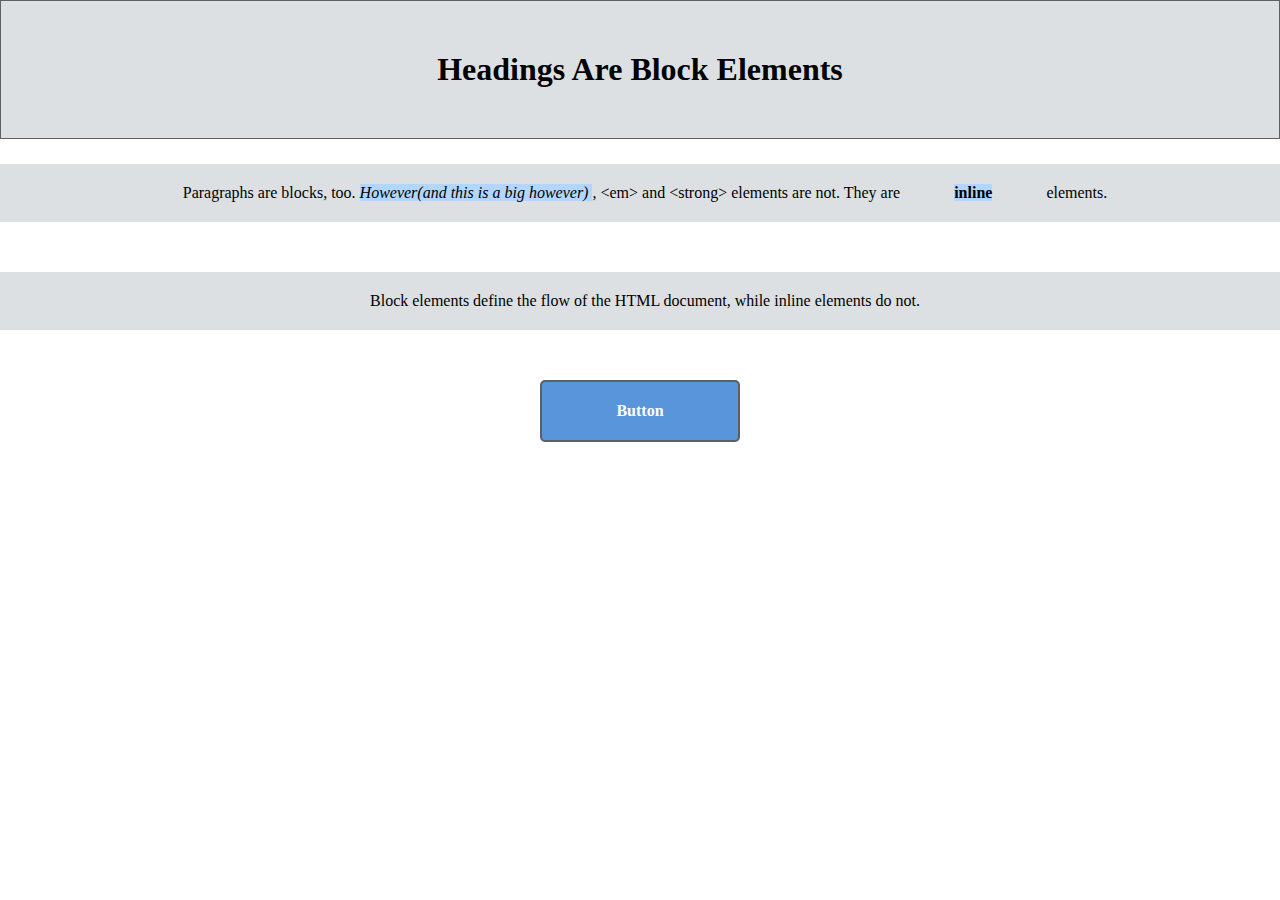
<file: boxes.html>
<!DOCTYPE html>
<html lang='en'>
  <head>
    <meta charset='UTF-8'/>
    <title>Boxes Are Easy!</title>
    <link rel='stylesheet' href='box-styles.css'/>
  </head>
  <body>
    <h1>Headings Are Block Elements</h1>

    <p>Paragraphs are blocks, too. <em>However(and this is a big however) </em>, &lt;em&gt; and &lt;strong&gt;
elements are not. They are <strong>inline</strong> elements.</p>



<p>Block elements define the flow of the HTML document, while inline elements
do not.</p>

<div>Button</div>

  </body>
</html>
</file>
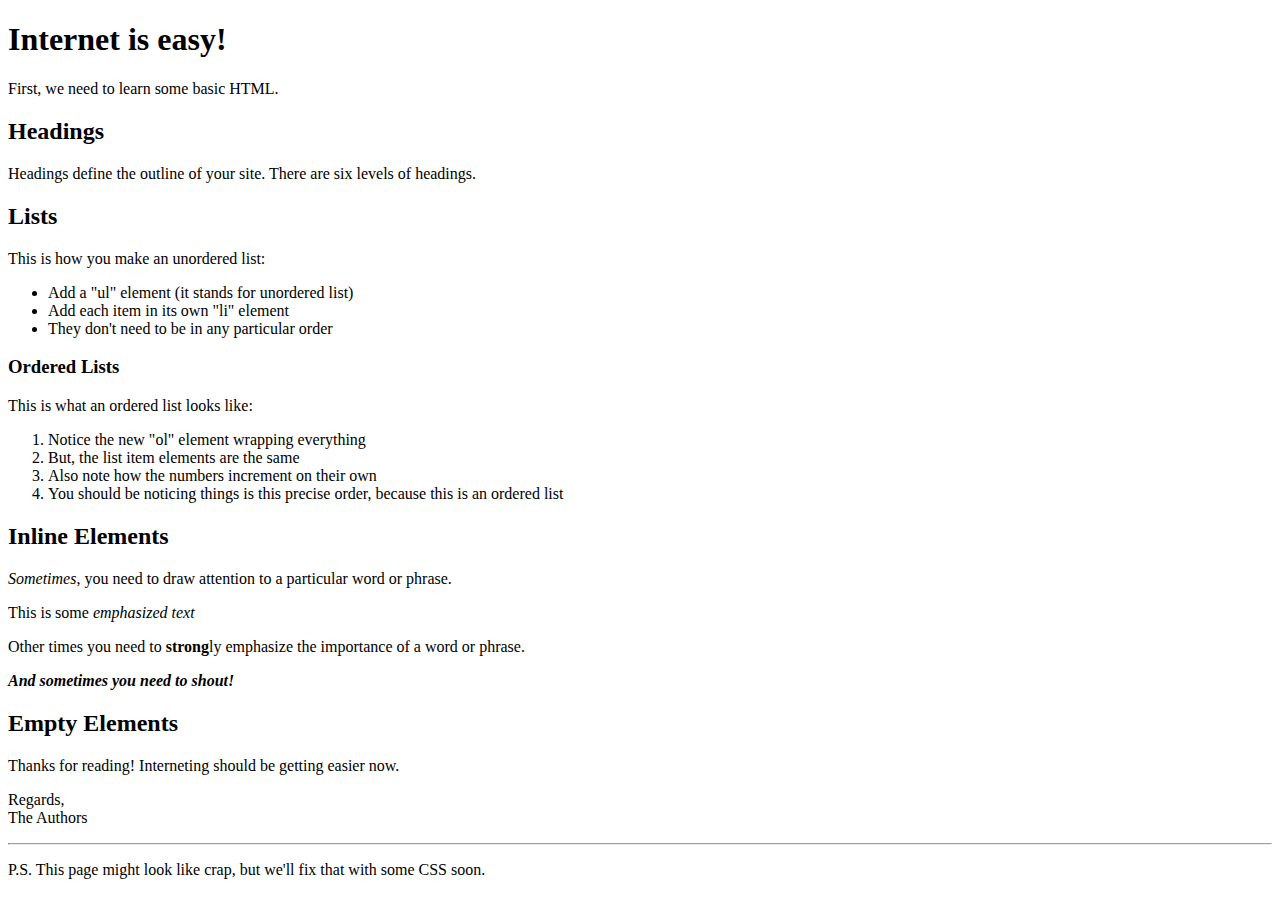
<file: tutorials.html>
<!DOCTYPE html>
<html>
  
  <head>
    <title> Internet is easy </title>
  </head>

  <body>
    <h1> Internet is easy! </h1>
    <p>First, we need to learn some basic HTML.</p>

    <h2> Headings </h2>
      <p> Headings define the outline of your site. There are six levels of
    headings. </p>

    <h2> Lists </h2>
      <p>This is how you make an unordered list:</p>

        <ul>
          <li>Add a "ul" element (it stands for unordered list)</li>
          <li>Add each item in its own "li" element</li>
          <li>They don't need to be in any particular order</li>
        </ul>

   <h3> Ordered Lists </h3> 
<p>This is what an ordered list looks like:</p>

<ol>
  <li>Notice the new "ol" element wrapping everything</li>
  <li>But, the list item elements are the same</li>
  <li>Also note how the numbers increment on their own</li>
  <li>You should be noticing things is this precise order, because this is
      an ordered list</li>
</ol>
  
  <h2>Inline Elements</h2>

<p><em>Sometimes</em>, you need to draw attention to a particular word or
phrase.</p>
    <p>This is some <em>emphasized text</p></em>

    <p>Other times you need to <strong>strong</strong>ly emphasize the importance
of a word or phrase.</p>

    <p><em><strong>And sometimes you need to shout!</strong></em></p>


<h2>Empty Elements</h2>

<p>Thanks for reading! Interneting should be getting easier now.</p>

<p>Regards, </br>
The Authors</p>

  <hr/> 
    <p>P.S. This page might look like crap, but we'll fix that with some CSS
soon.</p>

    
    
  </body>
  
</html>
</file>
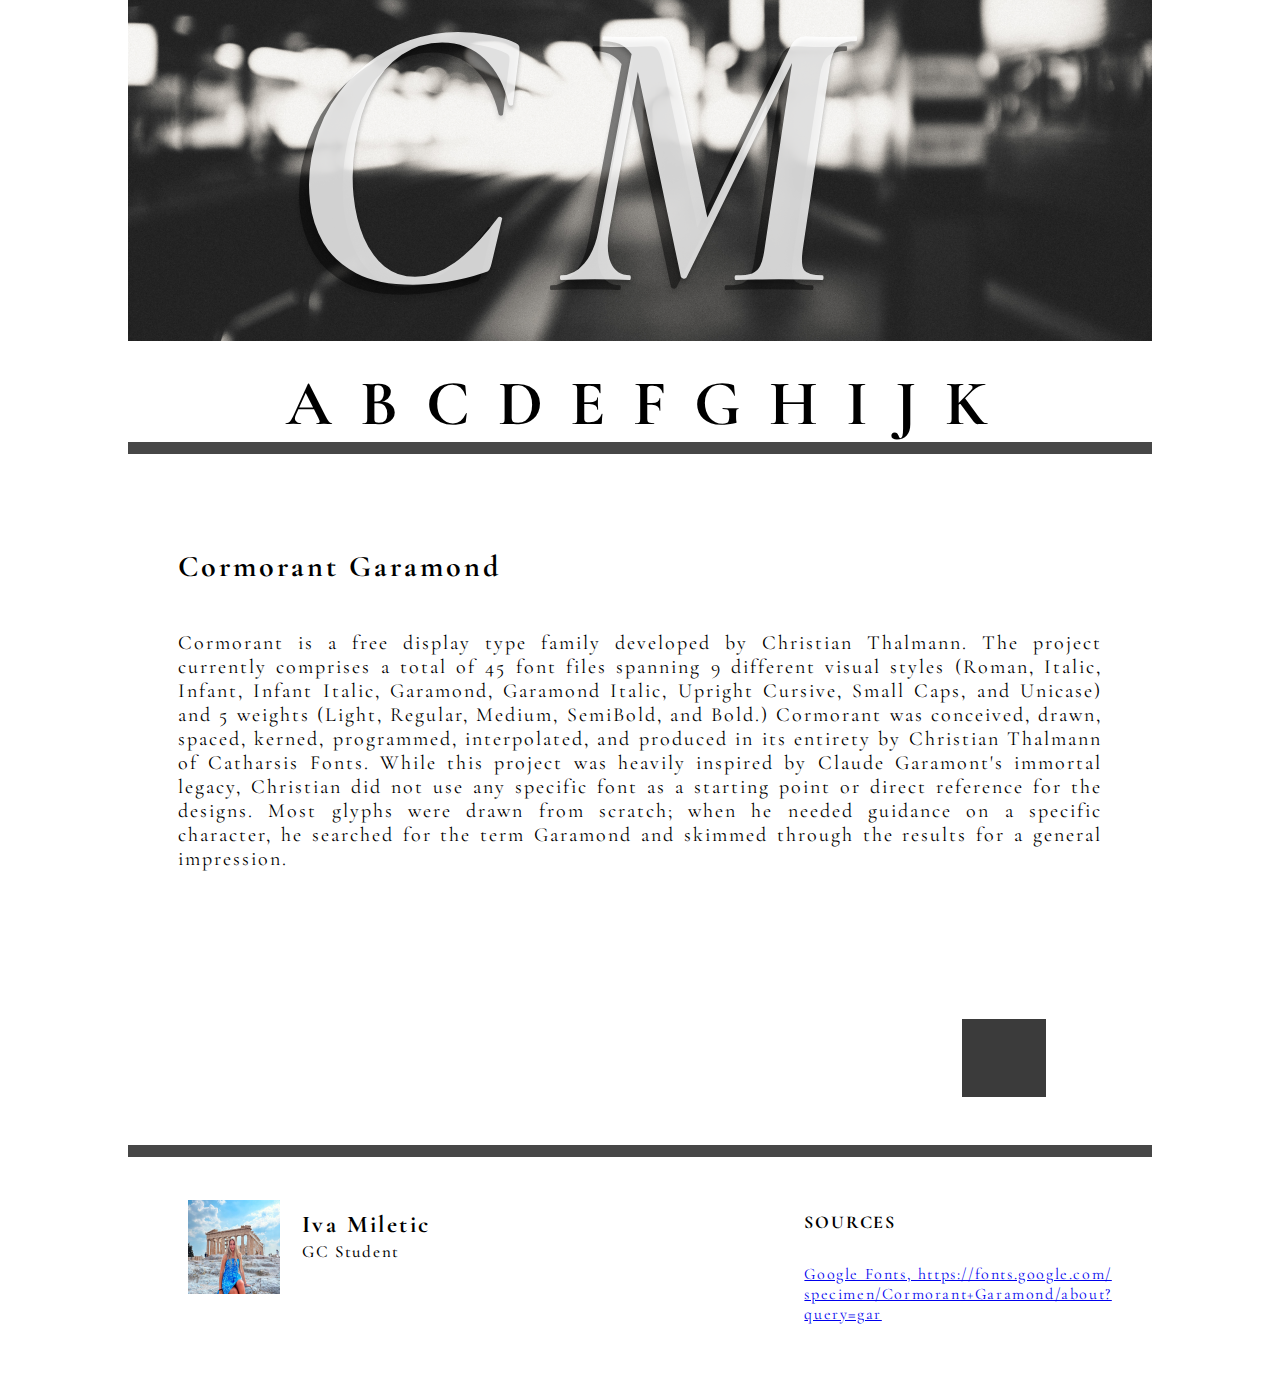
<file: project1/projectLetterfrom.html>
<html>

<head>
    <meta charset="UTF-8">
    <link rel="stylesheet" href="CSSLetterform.css">
    <link rel="preconnect" href="https://fonts.googleapis.com">
    <link rel="preconnect" href="https://fonts.gstatic.com" crossorigin>
    <link href="https://fonts.googleapis.com/css2?family=Cormorant+Garamond:wght@400;500;700&display=swap"
        rel="stylesheet">
    <title>Cormorant Garamond</title>

</head>

<body>
    <div class="container">
        <header>
            <div class="image-container">
                <img id="image" src="blurredcity1.png">
                <div id="ontop" class="overlapping-text"> CM </div>
                <div id="behind" class="overlapping-text"> CM </div>
            </div>

        </header>
        
        <h3 id="letters">A B C D E F G H I J K</h3>
            
        <div class="rectangle-line"></div>
        <main>
            
           
            <h3 id="title">Cormorant Garamond</h3>
            <p id="text">Cormorant is a free display type family developed by Christian Thalmann. The project currently
                comprises a total of 45 font files spanning 9 different visual styles (Roman, Italic, Infant, Infant
                Italic, Garamond, Garamond Italic, Upright Cursive, Small Caps, and Unicase) and 5 weights (Light,
                Regular, Medium, SemiBold, and Bold.) Cormorant was conceived, drawn, spaced, kerned, programmed,
                interpolated, and produced in its entirety by Christian Thalmann of Catharsis Fonts. While this project
                was heavily inspired by Claude Garamont's immortal legacy, Christian did not use any specific font as a
                starting point or direct reference for the designs. Most glyphs were drawn from scratch; when he needed
                guidance on a specific character, he searched for the term Garamond and skimmed through the results for
                a general impression.</p>
            <div id="button">

            </div>
        </main>
        <div class="rectangle-line">
            

        </div>
        <footer>
            <div class="footer-left">
                <img id="myimage" src="myimage.png">
                <h4> Iva Miletic </h4>
                <p id="student"> GC Student </p>
            </div>
            <div class="footer-right">
                <p id="sources"> SOURCES </p>
                <p id="link">
                
                    <a href="https://fonts.google.com/specimen/Cormorant+Garamond/about?query=gar"> Google Fonts,
                        https://fonts.google.com/<br>specimen/Cormorant+Garamond/about?<br>query=gar</a>
                </p>
            </div>
        </footer>
    </div>
</body>

</html>
</file>
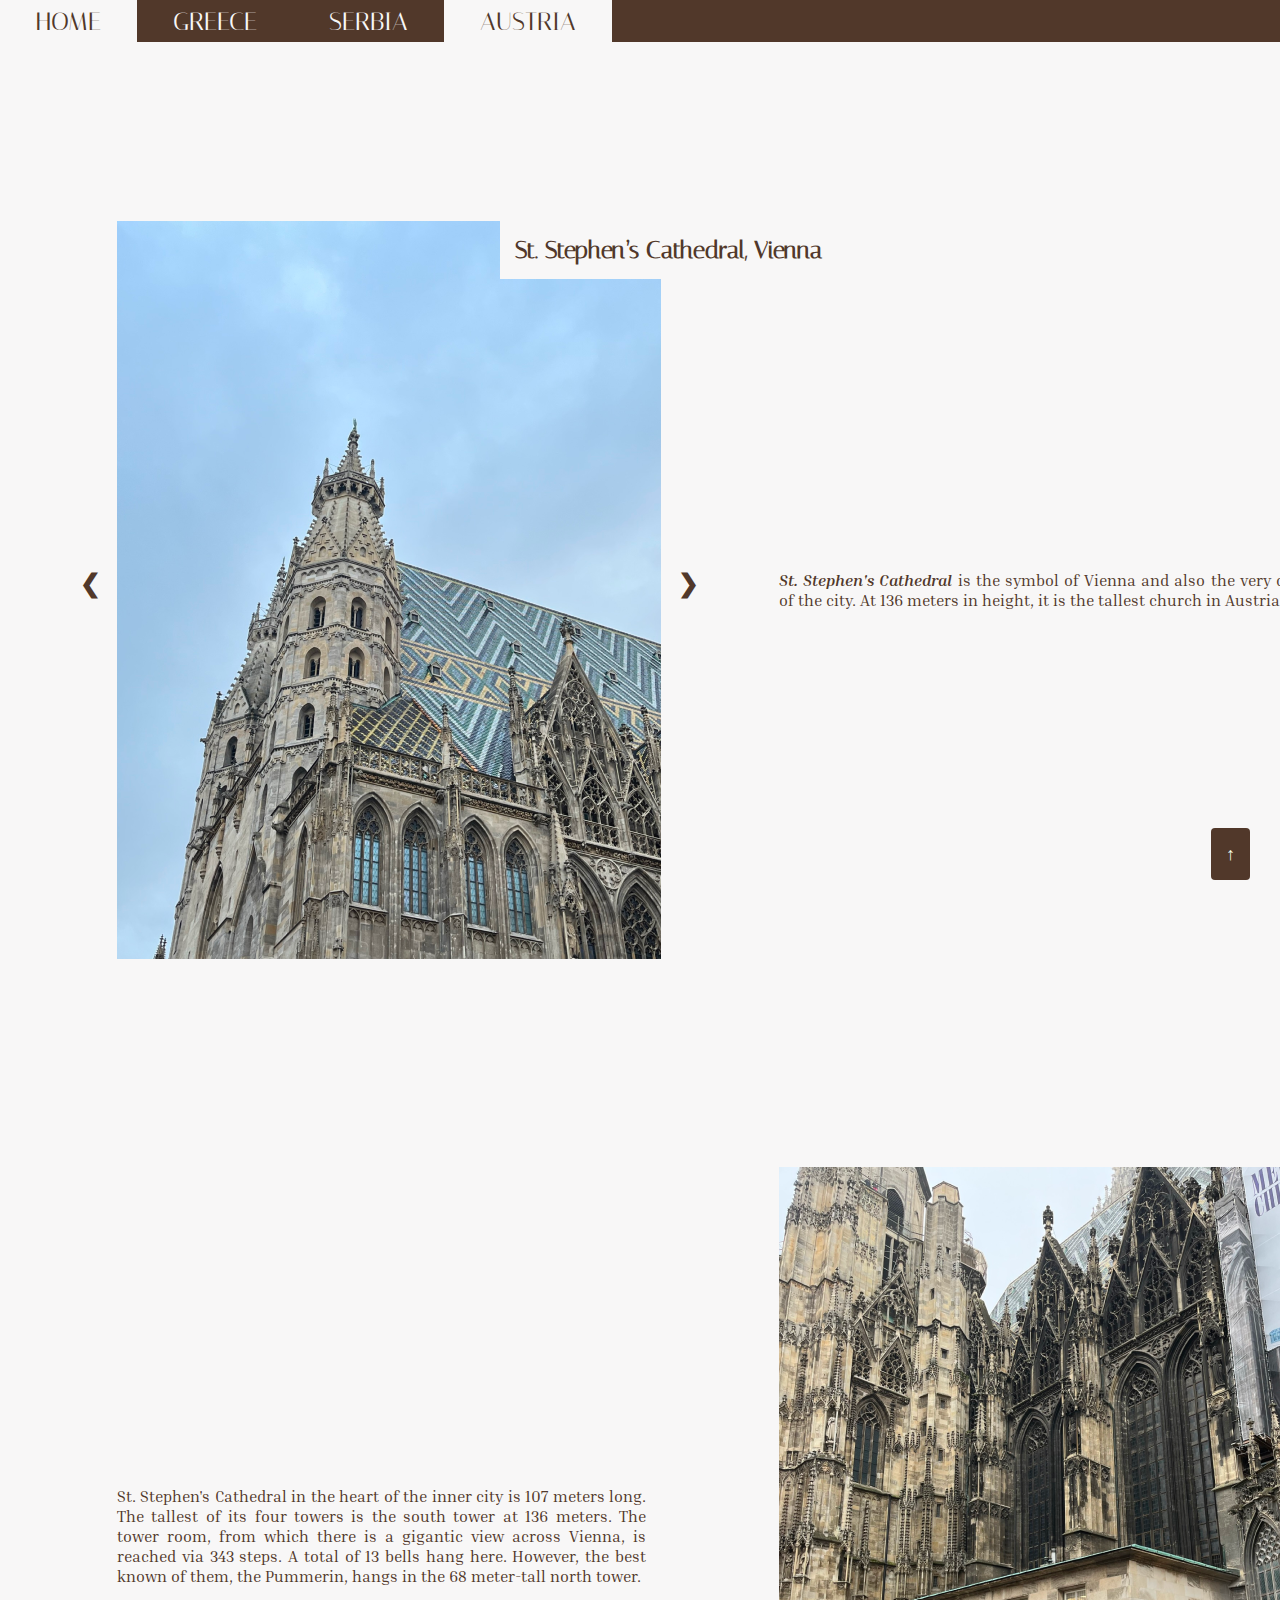
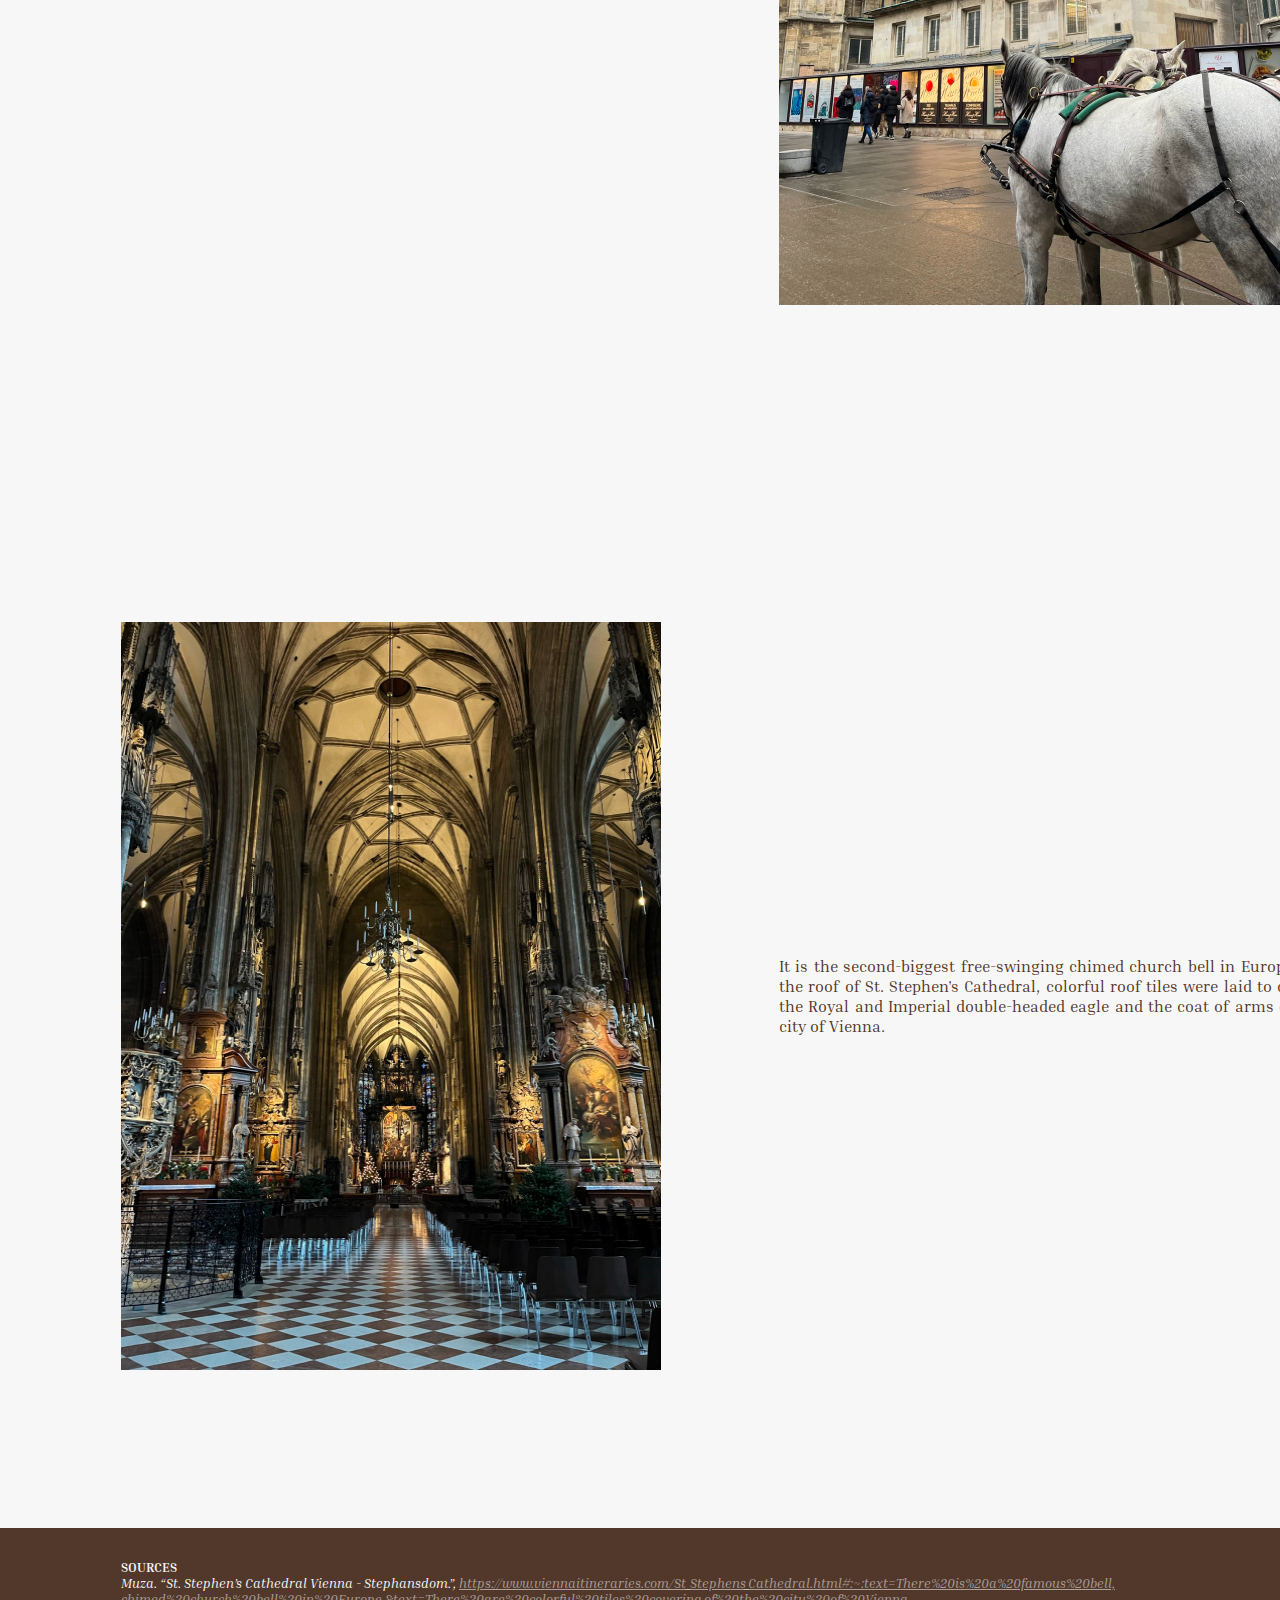
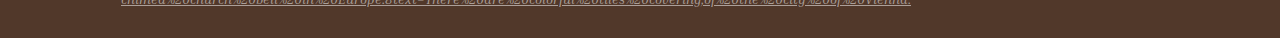
<file: project2/austria.html>
<html>
    <head> 
        <meta charset="UTF-8">
        <meta name="viewport" content="width=device-width, initial-scale=1.0">
        <!-- Italiana and Inria Serif Fonts -->
        <link rel="preconnect" href="https://fonts.googleapis.com">
        <link rel="preconnect" href="https://fonts.gstatic.com" crossorigin>
        <link href="https://fonts.googleapis.com/css2?family=Inria+Serif:ital,wght@0,400;1,700&family=Italiana&display=swap" rel="stylesheet">
        <!--countries.css style sheet -->
        <link rel="stylesheet" href="countries.css">

    </head>

    <body id="austria">
        <header> 
            <!-- Navigation bar -->
        <div class="navbar">
            <a href="index.html">HOME</a>
            <a href="greece.html">GREECE</a>
            <a href="serbia.html">SERBIA</a>
            <a href="austria.html" class="open">AUSTRIA</a>
        </div>
        </header>
        
        <!-- Section One-->
        <section id="first-section" class="overlay-section">
            <div class="flex"> 
                
                <div class="image">
                    <div class="slideshow-container">
                        <!-- slide one -->
                        <div class="mySlides1">
                            <img id="One" src="Photos/austria/austria1.png">
                        </div>
                        <!-- slide two -->
                        <div class="mySlides1">
                            <video autoplay muted loop id="videoslide">
                                <source src="Photos/austria/austria2.mp4" type="video/mp4">
                            </video>
                        </div>
                        <!-- slide three -->
                        <div class="mySlides1">
                            <img id="One" src="Photos/austria/austria3.jpeg">
                        </div>
    
    
                        <a class="prev" onclick="plusSlides(-1, 0)">&#10094;</a>
                        <a class="next" onclick="plusSlides(1, 0)">&#10095;</a>
                    </div>
                </div>

                <div class="column">
                    <h2 id="cathedralAustria" class="overlay"><b>St. Stephen’s Cathedral, Vienna</b></h2>
                    <p class="text"> <span class="highlight">St. Stephen's Cathedral </span> is the symbol of Vienna and also the very center of the city. At 136 meters in height, it is the tallest church in Austria. </p>
                </div>
            </div>
        </section>
        <!-- Section Two -->
        <section id="second-section">
            <div class="flex"> 
           
                <p class="text">St. Stephen's Cathedral in the heart of the inner city is 107 meters long. The tallest of its four towers is the south tower at 136 meters. The tower room, from which there is a gigantic view across Vienna, is reached via 343 steps. A total of 13 bells hang here. However, the best known of them, the Pummerin, hangs in the 68 meter-tall north tower. </p>
               
                <div class="image">
                    <img id="Two" src="Photos/austria/austria4.png">
                </div>
            </div>
        </section>
        <!-- Section Three -->
        <section id="third-section">
            <div class="flex">
            
                <div class="image">
                    <img id="Three" src="Photos/austria/austria5.png">
                </div>
           
                <p class="text">It is the second-biggest free-swinging chimed church bell in Europe. On the roof of St. Stephen's Cathedral, colorful roof tiles were laid to create the Royal and Imperial double-headed eagle and the coat of arms of the city of Vienna.</p>
            </div> 
        </section>
<!-- Footer -->
<footer id="austria-footer">
    <p class="sources"><b>SOURCES</b><br>
    <i>Muza. “St. Stephen’s Cathedral Vienna - Stephansdom.”, <a id="austria-src" href="https://www.viennaitineraries.com/St_Stephens_Cathedral.html#:~:text=There%20is%20a%20famous%20bell,chimed%20church%20bell%20in%20Europe.&text=There%20are%20colorful%20tiles%20covering,of%20the%20city%20of%20Vienna.">https://www.viennaitineraries.com/St_Stephens_Cathedral.html#:~:text=There%20is%20a%20famous%20bell,<br>chimed%20church%20bell%20in%20Europe.&text=There%20are%20colorful%20tiles%20covering,of%20the%20city%20of%20Vienna.</a></i>
    </p>
</footer>

<button onclick="topFunction()" id="myBtn" title="Go to top">&uarr;</button>


    
    <script>
        // JS slide show
        let slideIndex = [1,1];
        let slideId = ["mySlides1"]
            showSlides(1, 0);
            showSlides(1, 1);

        function plusSlides(n, no) {
            showSlides(slideIndex[no] += n, no);
        }

        function showSlides(n, no) {
            let i;
            let x = document.getElementsByClassName(slideId[no]);
                if (n > x.length) {slideIndex[no] = 1}    
                    if (n < 1) {slideIndex[no] = x.length}
                        for (i = 0; i < x.length; i++) {
                        x[i].style.display = "none";  
                    }
                    
                x[slideIndex[no]-1].style.display = "block";  

                }

        // JS for go to top button
        let mybutton = document.getElementById("myBtn");

        // When the user clicks on the button, scroll to the top of the document
        function topFunction() {
            document.body.scrollTop = 0;
            document.documentElement.scrollTop = 0;
        }

    </script>


</body>

</html>
</file>
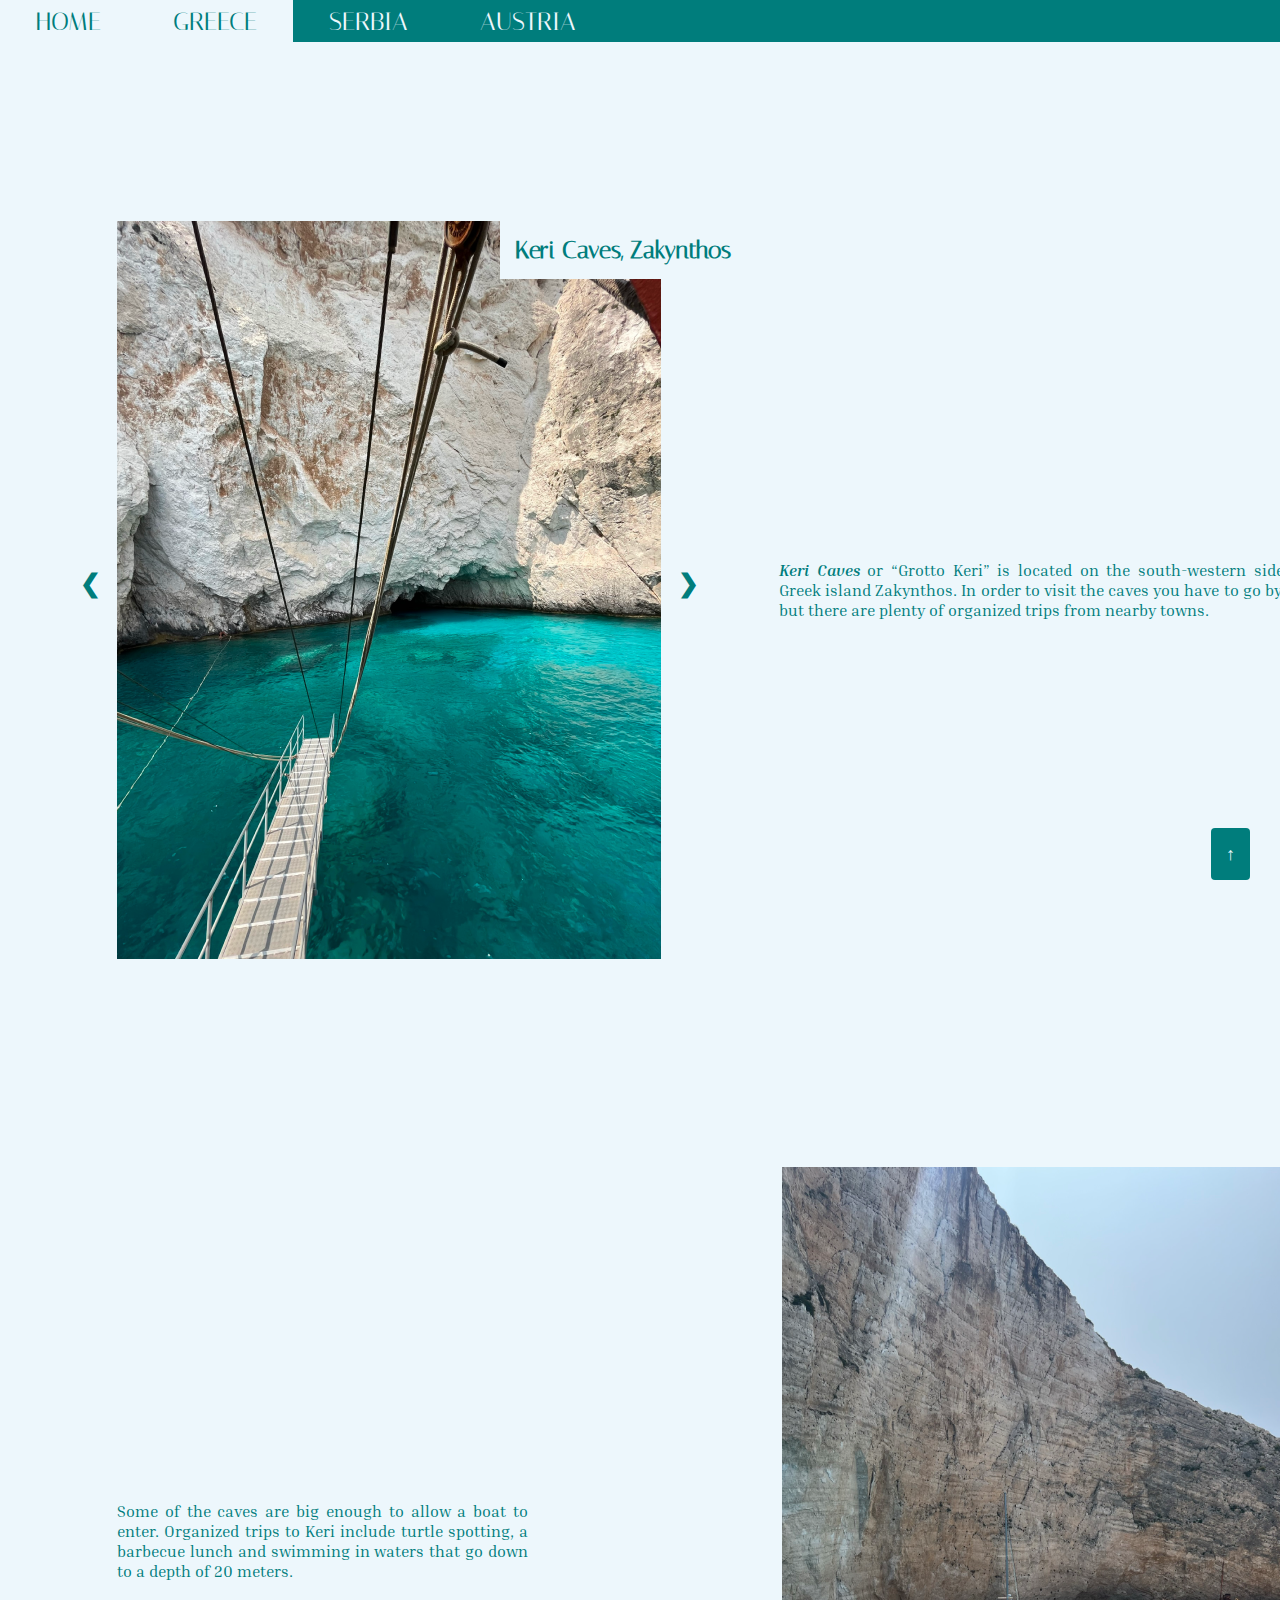
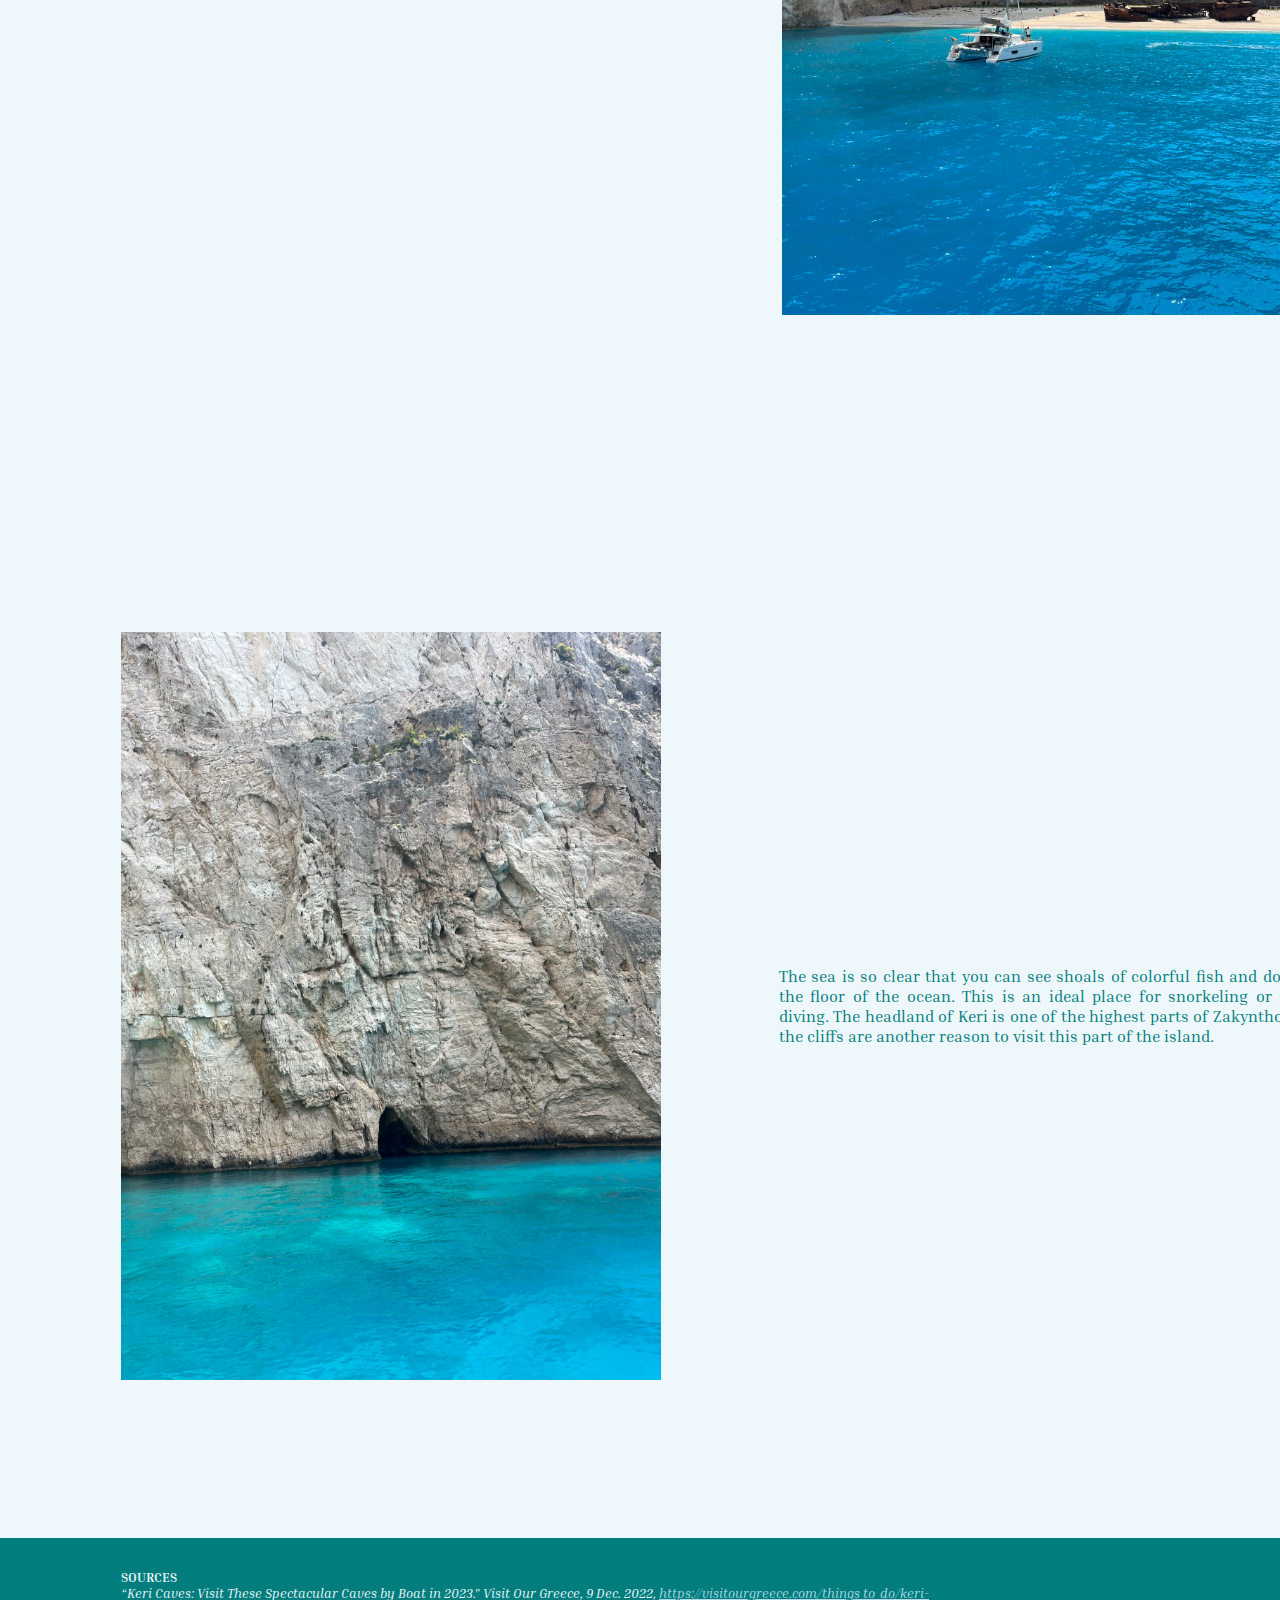
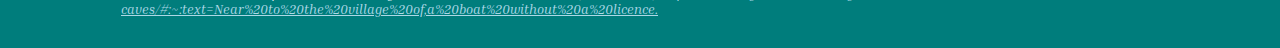
<file: project2/greece.html>
<html>
    <head> 
        <meta charset="UTF-8">
        <meta name="viewport" content="width=device-width, initial-scale=1.0">
        <!-- Italiana and Inria Serif Fonts -->
        <link rel="preconnect" href="https://fonts.googleapis.com">
        <link rel="preconnect" href="https://fonts.gstatic.com" crossorigin>
        <link href="https://fonts.googleapis.com/css2?family=Inria+Serif:ital,wght@0,400;1,700&family=Italiana&display=swap" rel="stylesheet">
        <!--countries.css style sheet -->
        <link rel="stylesheet" href="countries.css">

    </head>

    <body id="greece">
        <header> 
        <!-- Navigation bar -->
        <div class="navbar">
            <a href="index.html">HOME</a>
            <a href="greece.html" class="open">GREECE</a>
            <a href="serbia.html">SERBIA</a>
            <a href="austria.html">AUSTRIA</a>
        </div>
        </header>
        
        <!-- Section One-->
        <section id="first-section" class="overlay-section">
            <div class="flex"> 
                    
                <div class="image">
                    <div class="slideshow-container">
                        <!-- slide one -->
                        <div class="mySlides1">
                            <img id="One" src="Photos/greece/greece1.png">
                        </div>
                        <!-- slide two -->
                        <div class="mySlides1">
                            <video autoplay muted loop id="videoslide">
                                <source src="Photos/greece/greece2.mp4" type="video/mp4">
                            </video>
                        </div>
                        <!-- slide three -->
                        <div class="mySlides1">
                            <img id="One" src="Photos/greece/greece3.jpeg">
                        </div>


                        <a class="prev" onclick="plusSlides(-1, 0)">&#10094;</a>
                        <a class="next" onclick="plusSlides(1, 0)">&#10095;</a>
                    </div>
                </div>

                <div class="column">
                    <!-- overlay -->
                    <h2 id="cavesGreece" class="overlay"><b>Keri Caves, Zakynthos</b></h2>  
                    <p class="text"> <span class="highlight">Keri Caves</span> or “Grotto Keri” is located on the south-western side of a Greek island Zakynthos. In order to visit the caves you have to go by boat, but there are plenty of organized trips from nearby towns.</p>
                </div>
            </div>
        </section>

        <!-- Section Two -->
        <section id="second-section">
            <div class="flex"> 
               
                <p class="text"> Some of the caves are big enough to allow a boat to enter. Organized trips to Keri include turtle spotting, a barbecue lunch and swimming in waters that go down to a depth of 20 meters. </p>

                <div class="image">
                    <img id="Three" src="Photos/greece/greece4.jpeg">
                </div>
                
            </div>
         </section>
         <!-- Section Three -->
        <section id="third-section">
            <div class="flex">
                <div class="image">
                    <img id="Three" src="Photos/greece/greece5.JPEG">
                </div>
                
                <p class="text"> The sea is so clear that you can see shoals of colorful fish and down to the floor of the ocean. This is an ideal place for snorkeling or scuba diving. The headland of Keri is one of the highest parts of Zakynthos and the cliffs are another reason to visit this part of the island. </p>
                
            </div>     
        </section>
    <!-- Footer -->
    <footer id="greece-footer">

        <p class="sources"><b>SOURCES</b><br>
        <i>“Keri Caves: Visit These Spectacular Caves by Boat in 2023.” Visit Our Greece, 9 Dec. 2022, <a id="greece-src" href="https://visitourgreece.com/things_to_do/keri-caves/#:~:text=Near%20to%20the%20village%20of,a%20boat%20without%20a%20licence.">https://visitourgreece.com/things_to_do/keri-caves/#:~:text=Near%20to%20the%20village%20of,a%20boat%20without%20a%20licence.</a></i>
        </p>
    </footer>

    <button onclick="topFunction()" id="myBtn" title="Go to top">&uarr;</button>


    
    <script>
        // JS slide show
        let slideIndex = [1,1];
        let slideId = ["mySlides1"]
            showSlides(1, 0);
            showSlides(1, 1);

        function plusSlides(n, no) {
            showSlides(slideIndex[no] += n, no);
        }

        function showSlides(n, no) {
            let i;
            let x = document.getElementsByClassName(slideId[no]);
                if (n > x.length) {slideIndex[no] = 1}    
                    if (n < 1) {slideIndex[no] = x.length}
                        for (i = 0; i < x.length; i++) {
                        x[i].style.display = "none";  
                    }

                x[slideIndex[no]-1].style.display = "block";  
        }  
        
        
        // JS for go to top button
        let mybutton = document.getElementById("myBtn");

        // When the user clicks on the button, scroll to the top of the document
        function topFunction() {
            document.body.scrollTop = 0;
            document.documentElement.scrollTop = 0;
        }
    </script>


    </body>

</html>
</file>
<file: box-styles.css>
* {
  margin: 0;
  padding: 0;
  box-sizing: border-box;
}

h1, p {
  background-color: #DDE0E3;    
}

em, strong {
  background-color: #B2D6FF; 
  display: inline;
}

h1 {
  padding: 50px;
  border: 1px solid #5D6063;
}

p {
  padding: 20px 0 20px 10px;
  
  margin-top: 25px;
  margin-bottom: 50px;         
}

strong {
  margin: 50px;
}

div {
  color: #FFF;
  background-color: #5995DA;
  font-weight: bold;
  padding: 20px;
  text-align: center;
  border: 2px solid #5D6063;
  border-radius: 5px;
  
  width: 200px;
  box-sizing: border-box;
  margin: 20px auto;
}

body {
  text-align: center;
}
</file>
<file: project1/CSSLetterform.css>
body {
    margin: 0;
    padding: 0;
    color: #000;
    font-family: Cormorant Garamond;
}


.container {
    width: 1024px;
    margin: 0 auto;
}


header {
    position: relative;
    height: 341px;
    width: 1024px;
}


.overlapping-text {
    color: rgba(255, 255, 255, 0.81);
    text-shadow: 0px 4px 4px rgba(0, 0, 0, 0.25);
    font-size: 390px;
    font-style: italic;
    font-weight: 700;
    line-height: normal;
    letter-spacing: 39px;
}

#ontop {
    position: absolute;
    top: -80px;
    left: 160px;
    z-index: 3;
}

#behind {
    position: absolute;
    top: -70px;
    left: 150px;
    color: #000;
    z-index: 2;
    opacity: 0.5;
}

#letters {
    font-size: 64px;
    font-style: normal;
    font-weight: 700;
    line-height: normal;
    letter-spacing: 6.4px;
    margin-top: 24px;
    margin-bottom: 0px;
    text-align: center;
}


#title {
    align-items: center;
    font-size: 30px;
    font-style: normal;
    font-weight: 700;
    line-height: normal;
    letter-spacing: 3px;
    margin-top: 94px;
    margin-left: 50px;
    
}


#text {
    width: 924px;
    height: 254px;
    flex-shrink: 0;
    text-align: justify;
    font-size: 20px;
    font-style: normal;
    font-weight: 400;
    line-height: normal;
    letter-spacing: 2px;
    margin-top: 46px;
    margin-left: 50px;

}

#button {
    margin-right: 106px;
    margin-left: 834px;
    margin-top: 134px;
    margin-bottom: 48px;
    width: 84px;
    height: 78px;
    background: rgba(0, 0, 0, 0.77);
}

#button:hover {
    background-color: palevioletred;
    cursor: pointer;
}

.rectangle-line {
    margin-left: 0px;
    width: 100%;
    height: 12px;
    background-color: #474747;
}

footer {
    display: flex;
    align-items: center;
    padding: 10px;
    width: 1024px;
}

h4 {
    font-size: 24px;
    font-style: normal;
    font-weight: 700;
    line-height: normal;
    letter-spacing: 2.4px;
    margin-bottom: 2px;
    margin-top: 43px;
   
  
}

#myimage {
    float: left;
    margin-right: 21px;
    margin-left: 50px;
    margin-top: 33px;
    margin-bottom: 94px;
    margin-right: 22px;
}

#student {
    font-size: 17px;
    font-style: normal;
    font-weight: 500;
    line-height: normal;
    letter-spacing: 1.7px;
    margin-top: 2px;
}

#sources {
    font-size: 18px;
    font-style: normal;
    font-weight: 700;
    line-height: normal;
    letter-spacing: 1.8px;
    text-align: left;
    margin-top: 43px;
    margin-right: 266px;
    margin-bottom: 31px;

}

#link {
    font-size: 16px;
    font-style: normal;
    font-weight: 400;
    line-height: normal;
    letter-spacing: 1.6px;
    text-align: left;
    
    margin-bottom: 63px;
    margin-top: 31px;
    
}

.footer-left {
    flex: 1;
}

.footer-right {
    flex: 1;
    text-align: right;
    margin-left: 356px;
}


::-webkit-scrollbar {
    width: 12px;
    height: 12px;
}

::-webkit-scrollbar-thumb {
    background: palevioletred;
}

::-webkit-scrollbar-track {
    background: black;
}
</file>
<file: project2/countries.css>
/* This is the main CSS style sheet for greece.html, serbia.html, and austria.html pages */

/**********
Body */
body {
  font-family: 'Inria Serif', serif ;
  width: 1440px;
  margin: 0 auto;
}
#greece{
    background-color: #EDF7FC;
    color:#007D7C;
}
#serbia {
    background:#F9FFEC;
    color:rgba(70, 97, 70, 0.87);
}
#austria {
  background-color:#F8F7F7 ;
  color: #51382A; 
} 
.navbar {
  font-family: 'Italiana', serif;
}

/* Navigation Bar general */
.navbar {
  flex-shrink: 0;
  overflow: hidden;
  font-size: 25px;
  width: 1440px;
  height: 42px;
}
.navbar a {
  float: left;
  display: block;
  text-align: center;
  padding: 7px 36px;
  text-decoration: none;
  }

/*********
Navigation bar Greece */
#greece .navbar {
  background: #007D7C;
}
#greece .navbar a {
  color: #EDF7FC;
}  
#greece .navbar a:hover,
#greece .navbar a.open {
    background: #EDF7FC;
    color:#007D7C;
}

/*********
Navigation bar Serbia */
#serbia .navbar {
background: rgba(70, 97, 70, 0.87);
}
#serbia .navbar a {
color: #F9FFEC;
}  
#serbia .navbar a:hover,
#serbia .navbar a.open {
  background: #F9FFEC;
  color:rgba(70, 97, 70, 0.87);
}

/*********
Navigation bar Austria */
#austria .navbar {
  background: #51382A;
}  
#austria .navbar a {
  color: #F8F7F7; 
}  
#austria .navbar a:hover,
#austria .navbar a.open {
    background: #F8F7F7;
    color:#51382A;
}

/**********
Sections general */
.flex {
  display: flex;
  flex-direction: row;
  align-items: center; 
}
.column {
  display: flex;
  flex-direction: column;
}

/* Overlay text */
h2 {
  padding: 15px;
  font-family: 'Italiana', serif;
}
#churchSerbia  {
  background-color: #F9FFEC;
}
#cavesGreece {
  background-color: #EDF7FC;
}
#cathedralAustria {
  background-color: #F8F7F7;
}
.overlay {
  position: absolute;
  top: -20;
  left: 500;
}
.overlay-section {
  position: relative;
}
.highlight {
  font-style: italic;
  font-weight: bold;
}
#third-section, #first-section .text {
  text-align: justify;
  margin-right: 117px;
}

/**********
 Images  */
#One {
  width: 544px;
  height: 738px;
  margin-left: 117px;
  margin-right: 118px ;  
}
#Two {
  width: 544px;
  height: 738px;
  margin-right: 117px ;  
}
#Three {
  width: 540px;
  height: 748px;
  margin-left: 121px;
  margin-right: 118px;    
}


/********
Section One */
#first-section {
  margin-top: 179px;
  margin-bottom: 208px;
}

/**********
Section Two  */
#second-section {
  margin-bottom: 317px;
}
#second-section .text {
  margin-left: 117px;
  text-align: justify;
}
#second-section .image {
  margin-left: 133px;
}

/*******
Section Three */
#third-section {
  margin-bottom: 158px;
}


/*******
 Footer */
footer {
  width: 1440px;
  height: 110px;
  margin-top: 143px;
}
.sources {
  font-style: normal;
  font-weight: 400;
  line-height: normal;
  padding: 31px;
  padding-left: 121px;
  font-size: 13px;
}
/* Greece footer */
#greece-footer {
  background-color: #007D7C;
  color: #EDF7FC; 
}
#greece-src {
  color: lightblue;
}
/* Serbia footer */
#serbia-footer {
  background-color:  rgba(70, 97, 70, 0.87) ;
  color: #F9FFEC;
}
#serbia-src {
  color: lightgreen;
}
/* Austria footer */
#austria-footer {
  background-color: #51382A;
  color: #F8F7F7;
}
#austria-src {
  color:rgba(248, 247, 247, 0.54);
}

/*******
 Scroll bar */
::-webkit-scrollbar {
  width: 12px;
  height: 12px;
}
/* Greece scroll bar */
#greece::-webkit-scrollbar-thumb {
  background: #007D7C;
}
#greece::-webkit-scrollbar-track {
  background: #EDF7FC;
}
/* Serbia scroll bar */
#serbia::-webkit-scrollbar-thumb {
  background: rgba(70, 97, 70, 0.87);
}
#serbia::-webkit-scrollbar-track {
  background: #F9FFEC;
}
/* Austria scroll bar */
#austria::-webkit-scrollbar-thumb {
  background: #51382A;
}
#austria::-webkit-scrollbar-track {
  background: #F8F7F7;
}


/*********
 Slideshow container */
.slideshow-container {
  max-width: 1000px;
  position: relative;
  margin: auto;
}

/* Next & previous buttons */
.prev, .next {
  cursor: pointer;
  position: absolute;
  top: 50%;
  width: auto;
  padding-left: 80px;
  padding-right: 80px;
  margin-top: -22px;
  font-weight: bold;
  font-size: 25px;
  transition: 0.6s ease;
  border-radius: 0 3px 3px 0;
  user-select: none;
}

/* Position the "next button" to the right */
.next {
  right: 0;
  border-radius: 3px 0 0 3px;
}

/* On hover, add a grey background color */
.prev:hover, .next:hover {
  color: #DCDDD7;
}
#videoslide {
  margin-left: 117px;
  margin-right: 118px;
}


/******
 Top button */
#myBtn {
  position: fixed;
  bottom: 20px;
  right: 30px;
  z-index: 99;
  font-size: 18px;
  border: none;
  outline: none;
  cursor: pointer;
  padding: 15px;
  border-radius: 4px;
  font-family: 'Italiana', serif;
}

#greece #myBtn {
  background-color: #007D7C;
  color:#EDF7FC
}
#greece #myBtn:hover {
  color: #007D7C;
  background-color: #C2E4F0;
}
#serbia #myBtn {
  background-color: rgba(70, 97, 70, 0.87);
  color:#F8F7F7;
}
#serbia #myBtn:hover {
  color: rgba(70, 97, 70, 0.87);
  background-color: #DCEDB4;
}
#austria #myBtn {
  background-color: #51382A;
  color:#F9FFEC;
}
#austria #myBtn:hover {
  color: #51382A;
  background-color: #DCDDD7;
}
</file>
